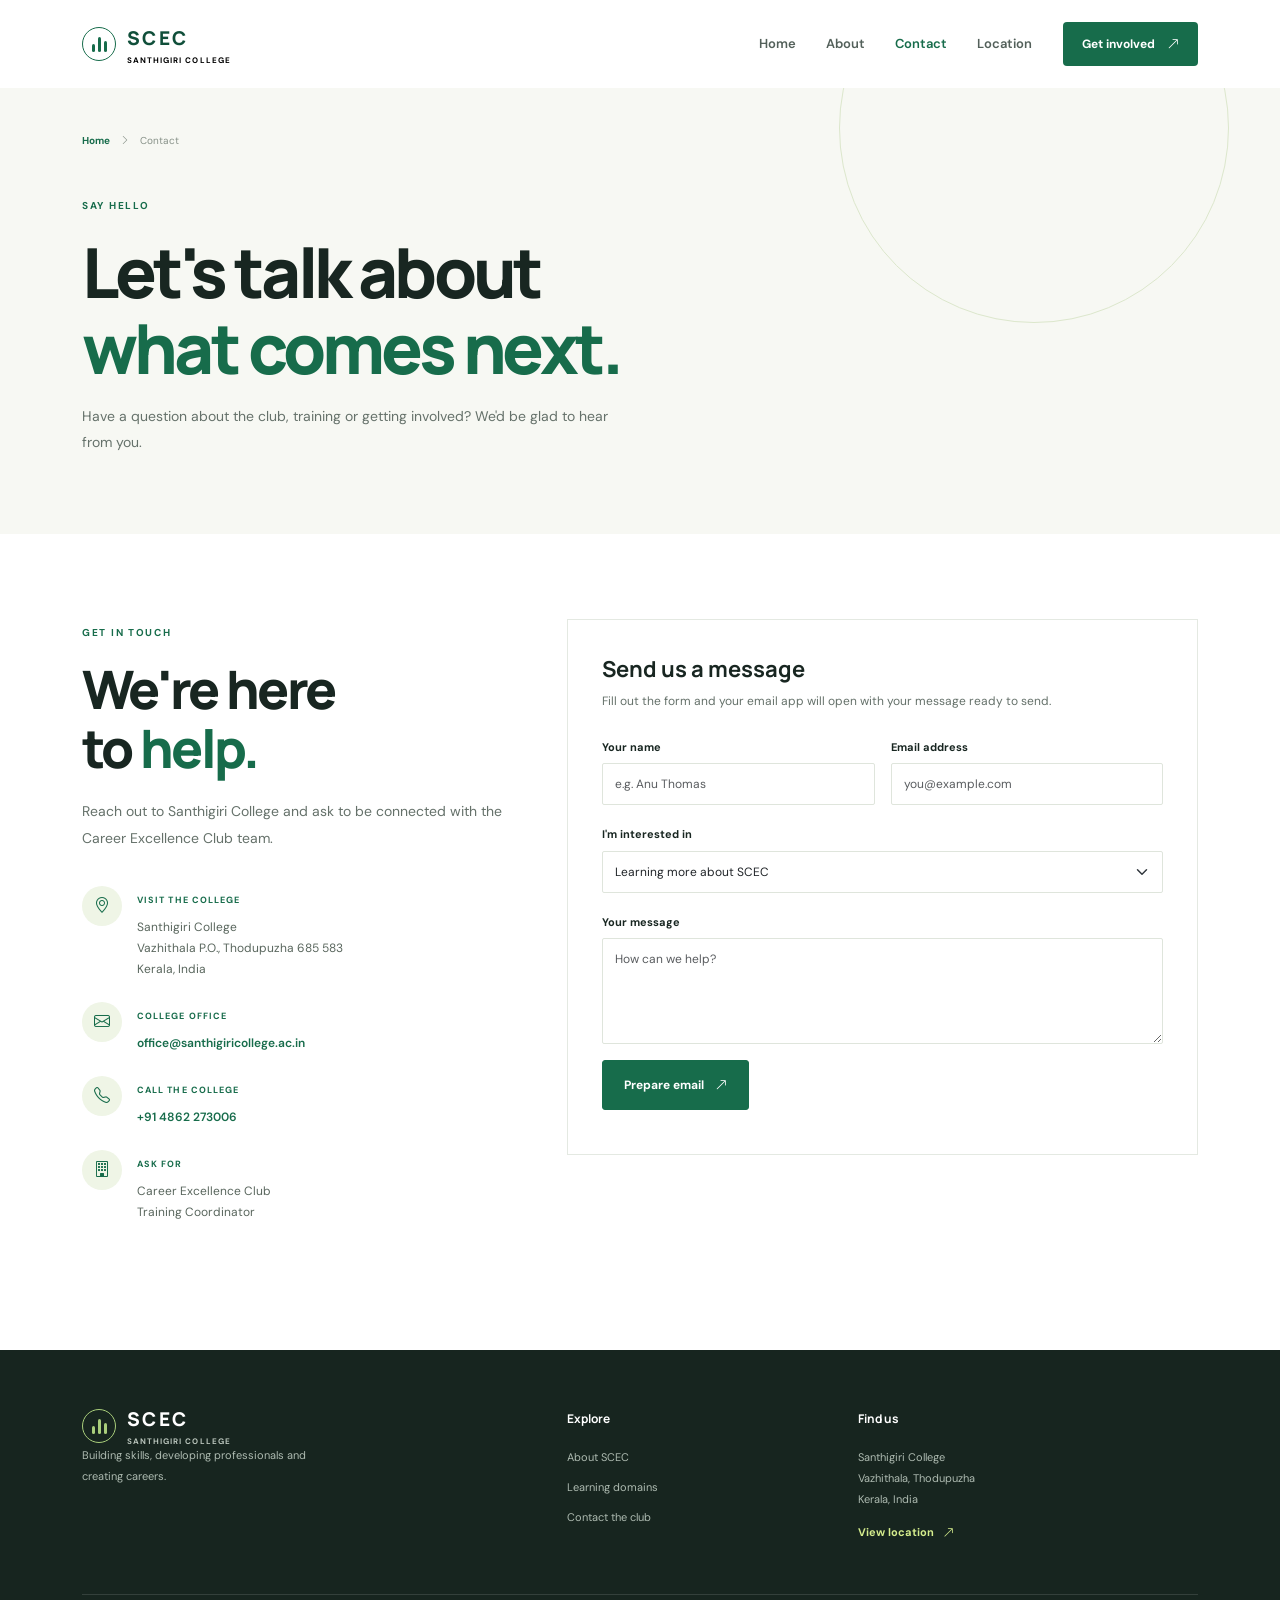
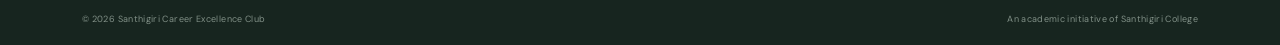
<file: contact.html>
<!doctype html>
<html lang="en"><head><meta charset="utf-8"><meta name="viewport" content="width=device-width, initial-scale=1"><meta name="description" content="Get in touch with the Santhigiri Career Excellence Club."><title>Contact | SCEC</title><link href="https://cdn.jsdelivr.net/npm/bootstrap@5.3.3/dist/css/bootstrap.min.css" rel="stylesheet"><link rel="stylesheet" href="https://cdn.jsdelivr.net/npm/bootstrap-icons@1.11.3/font/bootstrap-icons.min.css"><link rel="preconnect" href="https://fonts.googleapis.com"><link href="https://fonts.googleapis.com/css2?family=DM+Sans:wght@400;500;600;700&family=Manrope:wght@400;500;600;700;800&display=swap" rel="stylesheet"><link rel="stylesheet" href="assets/css/style.css"></head><body><div id="site-header"></div><main><section class="page-hero"><div class="container"><div class="breadcrumb-line"><a href="index.html">Home</a><i class="bi bi-chevron-right"></i><span>Contact</span></div><span class="section-kicker">SAY HELLO</span><h1>Let's talk about<br><span>what comes next.</span></h1><p>Have a question about the club, training or getting involved? We'd be glad to hear from you.</p></div><div class="page-hero-orb"></div></section>
<section class="section-pad contact-section"><div class="container"><div class="row g-5"><div class="col-lg-5"><span class="section-kicker">GET IN TOUCH</span><h2 class="content-title">We're here<br>to <span>help.</span></h2><p class="body-copy">Reach out to Santhigiri College and ask to be connected with the Career Excellence Club team.</p><div class="contact-info"><div class="contact-info-item"><span><i class="bi bi-geo-alt"></i></span><div><small>VISIT THE COLLEGE</small><p>Santhigiri College<br>Vazhithala P.O., Thodupuzha 685 583<br>Kerala, India</p></div></div><div class="contact-info-item"><span><i class="bi bi-envelope"></i></span><div><small>COLLEGE OFFICE</small><p><a href="mailto:office@santhigiricollege.ac.in">office@santhigiricollege.ac.in</a></p></div></div><div class="contact-info-item"><span><i class="bi bi-telephone"></i></span><div><small>CALL THE COLLEGE</small><p><a href="tel:+914862273006">+91 4862 273006</a></p></div></div><div class="contact-info-item"><span><i class="bi bi-building"></i></span><div><small>ASK FOR</small><p>Career Excellence Club<br>Training Coordinator</p></div></div></div></div><div class="col-lg-7"><form class="contact-form" id="contactForm"><h3>Send us a message</h3><p>Fill out the form and your email app will open with your message ready to send.</p><div class="row g-3"><div class="col-md-6"><label for="name" class="form-label">Your name</label><input class="form-control" id="name" name="name" required placeholder="e.g. Anu Thomas"></div><div class="col-md-6"><label for="email" class="form-label">Email address</label><input class="form-control" type="email" id="email" name="email" required placeholder="you@example.com"></div><div class="col-12"><label for="topic" class="form-label">I'm interested in</label><select class="form-select" id="topic" name="topic"><option>Learning more about SCEC</option><option>Training and workshops</option><option>Student participation</option><option>Other enquiry</option></select></div><div class="col-12"><label for="message" class="form-label">Your message</label><textarea class="form-control" id="message" name="message" rows="5" required placeholder="How can we help?"></textarea></div><div class="col-12"><button class="btn btn-primary-custom" type="submit">Prepare email <i class="bi bi-arrow-up-right ms-2"></i></button><div id="form-feedback" class="form-feedback" aria-live="polite"></div></div></div></form></div></div></div></section></main><div id="site-footer"></div><script src="https://cdn.jsdelivr.net/npm/bootstrap@5.3.3/dist/js/bootstrap.bundle.min.js"></script><script src="assets/js/main.js"></script></body></html>
</file>
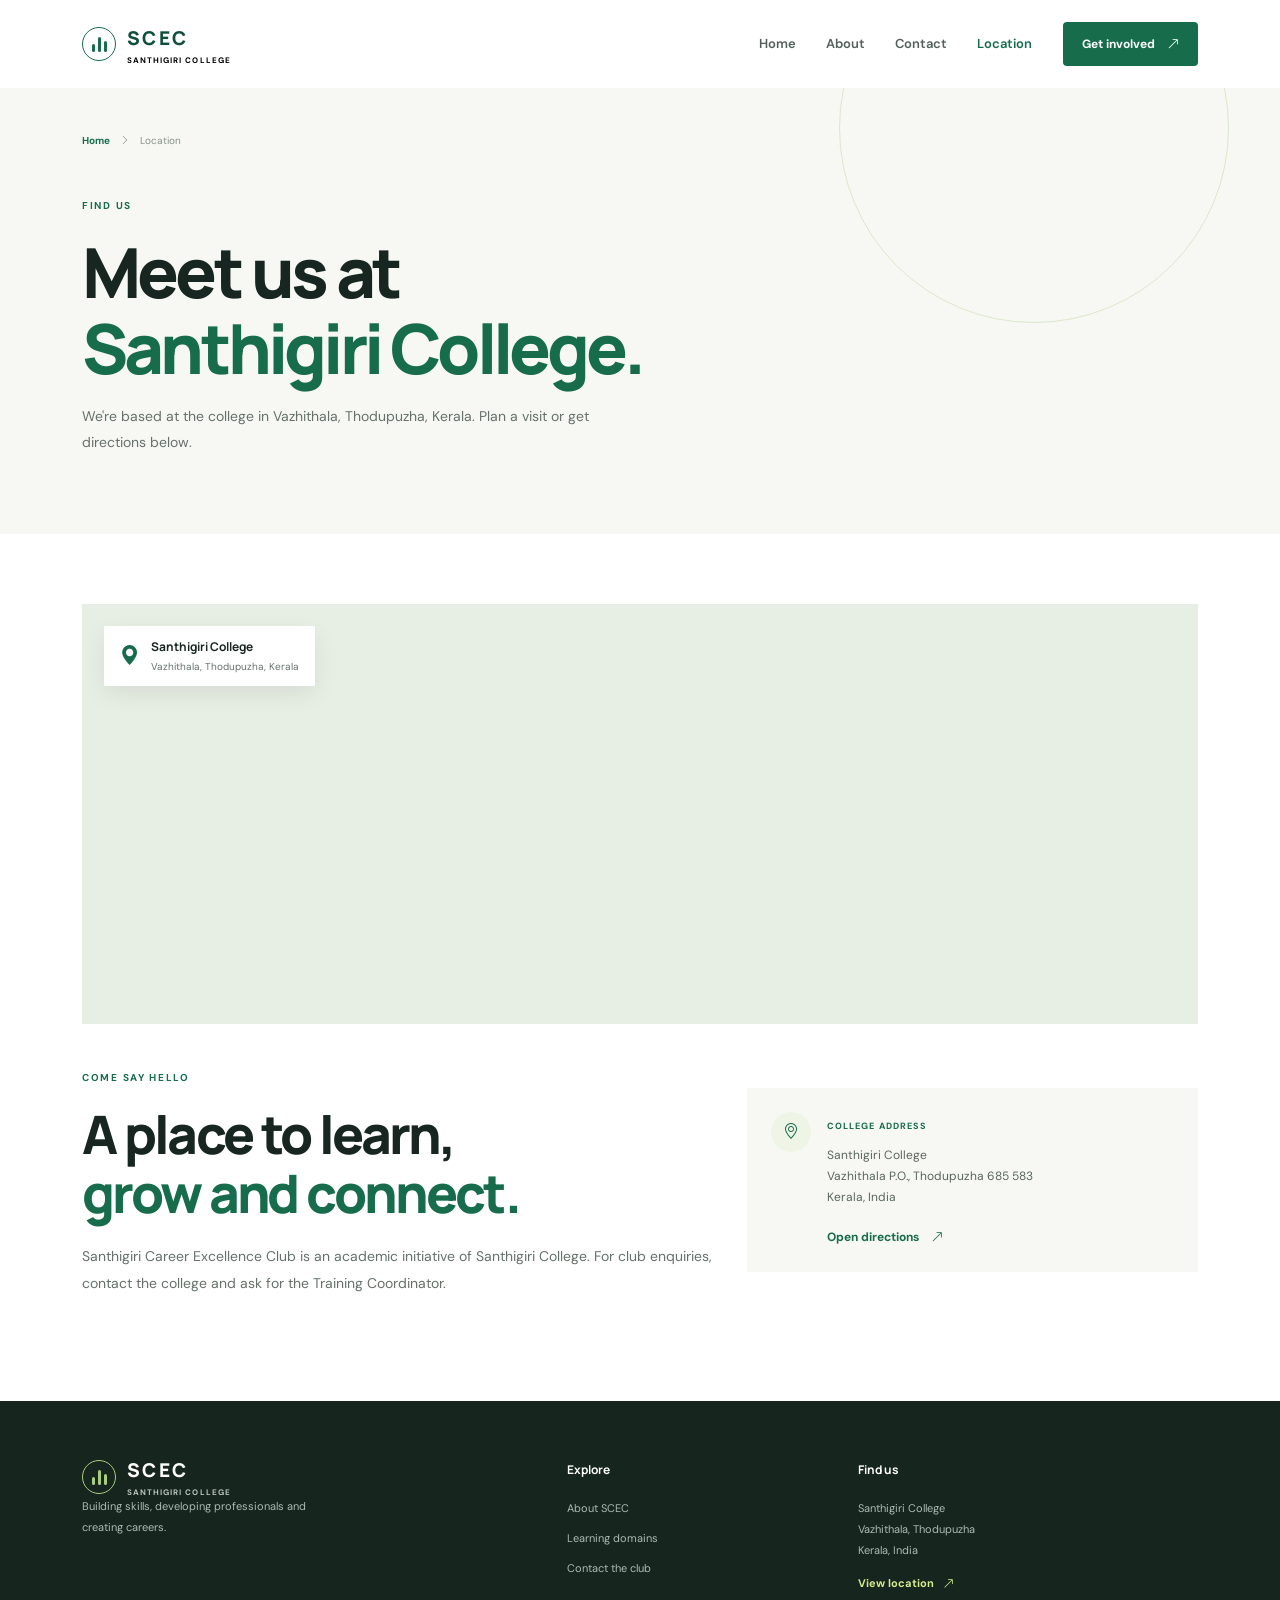
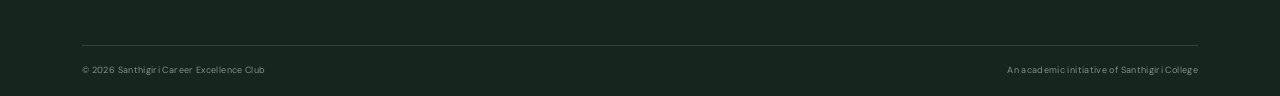
<file: location.html>
<!doctype html>
<html lang="en"><head><meta charset="utf-8"><meta name="viewport" content="width=device-width, initial-scale=1"><meta name="description" content="Find Santhigiri College and plan your visit to the Santhigiri Career Excellence Club."><title>Location | SCEC</title><link href="https://cdn.jsdelivr.net/npm/bootstrap@5.3.3/dist/css/bootstrap.min.css" rel="stylesheet"><link rel="stylesheet" href="https://cdn.jsdelivr.net/npm/bootstrap-icons@1.11.3/font/bootstrap-icons.min.css"><link rel="preconnect" href="https://fonts.googleapis.com"><link href="https://fonts.googleapis.com/css2?family=DM+Sans:wght@400;500;600;700&family=Manrope:wght@400;500;600;700;800&display=swap" rel="stylesheet"><link rel="stylesheet" href="assets/css/style.css"></head><body><div id="site-header"></div><main><section class="page-hero"><div class="container"><div class="breadcrumb-line"><a href="index.html">Home</a><i class="bi bi-chevron-right"></i><span>Location</span></div><span class="section-kicker">FIND US</span><h1>Meet us at<br><span>Santhigiri College.</span></h1><p>We're based at the college in Vazhithala, Thodupuzha, Kerala. Plan a visit or get directions below.</p></div><div class="page-hero-orb"></div></section>
<section class="section-pad location-section"><div class="container"><div class="map-frame"><iframe title="Map showing Santhigiri College in Vazhithala, Kerala" src="https://maps.google.com/maps?q=Santhigiri%20College%20Vazhithala%20Kerala&t=&z=14&ie=UTF8&iwloc=&output=embed" loading="lazy" referrerpolicy="no-referrer-when-downgrade" allowfullscreen></iframe><div class="map-label"><span class="map-pin"><i class="bi bi-geo-alt-fill"></i></span><div><strong>Santhigiri College</strong><small>Vazhithala, Thodupuzha, Kerala</small></div></div></div><div class="row g-4 mt-3 align-items-center"><div class="col-lg-7"><span class="section-kicker">COME SAY HELLO</span><h2 class="content-title">A place to learn,<br><span>grow and connect.</span></h2><p class="body-copy mb-0">Santhigiri Career Excellence Club is an academic initiative of Santhigiri College. For club enquiries, contact the college and ask for the Training Coordinator.</p></div><div class="col-lg-5"><div class="address-card"><span class="address-icon"><i class="bi bi-geo-alt"></i></span><div><small>COLLEGE ADDRESS</small><p>Santhigiri College<br>Vazhithala P.O., Thodupuzha 685 583<br>Kerala, India</p><a class="text-link" href="https://www.google.com/maps/search/?api=1&query=Santhigiri+College+Vazhithala+Kerala" target="_blank" rel="noopener">Open directions <i class="bi bi-arrow-up-right"></i></a></div></div></div></div></div></section></main><div id="site-footer"></div><script src="https://cdn.jsdelivr.net/npm/bootstrap@5.3.3/dist/js/bootstrap.bundle.min.js"></script><script src="assets/js/main.js"></script></body></html>
</file>
<file: assets/css/style.css>
:root{--ink:#182621;--muted:#65716a;--green:#176c4b;--green-dark:#104f3a;--lime:#d5ed8d;--paper:#f7f8f3;--line:#e4e9e2;--serif:'Manrope',sans-serif;--sans:'DM Sans',sans-serif}*{box-sizing:border-box}body{font-family:var(--sans);color:var(--ink);background:#fff}a{color:inherit;text-decoration:none}.site-nav{height:88px;background:#fff;position:relative;z-index:10}.brand-lockup{display:inline-flex;align-items:center;gap:11px}.brand-symbol{height:34px;width:34px;border:1.5px solid var(--green);border-radius:50%;display:flex;align-items:flex-end;justify-content:center;gap:3px;padding:8px}.brand-symbol span{width:3px;background:var(--green);border-radius:4px}.brand-symbol span:nth-child(1){height:8px}.brand-symbol span:nth-child(2){height:15px}.brand-symbol span:nth-child(3){height:11px}.brand-type{display:flex;flex-direction:column;line-height:1}.brand-type strong{font:800 19px var(--serif);letter-spacing:.12em;color:var(--green-dark)}.brand-type small{font-size:8px;letter-spacing:.13em;font-weight:700;margin-top:5px}.nav-link{font-size:13px;font-weight:600;color:#53605a!important;padding:12px 15px!important}.nav-link:hover,.nav-link.active{color:var(--green)!important}.nav-cta{display:inline-flex;align-items:center;gap:12px;background:var(--green);color:#fff;padding:13px 19px;border-radius:4px;font-size:12px;font-weight:700}.nav-cta:hover,.btn-primary-custom:hover{background:var(--green-dark);color:#fff}.hero{position:relative;overflow:hidden;background:var(--paper);min-height:620px}.hero-content{position:relative;z-index:1}.min-vh-75{min-height:620px}.eyebrow,.section-kicker{font-size:10px;letter-spacing:.17em;font-weight:700;color:var(--green);display:inline-flex;align-items:center;gap:10px}.eyebrow-dot{width:7px;height:7px;border-radius:50%;background:#9dbd55}.display-title{font:800 clamp(48px,6.2vw,79px)/1.06 var(--serif);letter-spacing:-.06em;margin-bottom:0}.display-title span,.section-heading h2 span,.feature-text h2 span,.content-title span,.page-hero h1 span{color:var(--green)}.hero-copy{max-width:440px;font-size:16px;line-height:1.8;color:#606c65}.btn-primary-custom,.btn-outline-custom,.btn-light-custom{font-weight:700;font-size:12px;padding:15px 21px;border-radius:3px}.btn-primary-custom{background:var(--green);color:#fff;border:1px solid var(--green)}.btn-outline-custom{border:1px solid #ccd5cb;color:var(--ink)}.btn-outline-custom:hover{border-color:var(--green);color:var(--green)}.hero-note{display:flex;align-items:center;gap:12px;font-size:9px;font-weight:700;letter-spacing:.13em;color:#778179}.note-line{height:1px;width:32px;background:#9dbd55}.hero-visual{height:470px;position:relative;margin-left:28px}.hero-image{width:100%;height:100%;object-fit:cover;border-radius:2px}.hero-image-shade{position:absolute;inset:0;background:linear-gradient(0deg,rgba(15,39,29,.46),transparent 50%)}.visual-caption{position:absolute;left:25px;bottom:25px;display:flex;gap:14px;align-items:center;color:white}.caption-mark{height:42px;width:42px;background:var(--lime);color:var(--green-dark);display:grid;place-items:center;font-size:19px}.visual-caption strong,.visual-caption small{display:block}.visual-caption strong{font:700 14px var(--serif)}.visual-caption small{font-size:10px;opacity:.85;margin-top:4px}.image-index{position:absolute;right:-16px;top:25px;writing-mode:vertical-rl;color:#fff;font-size:9px;letter-spacing:.12em}.image-index span{height:34px;width:1px;background:#ffffff88;display:inline-block;margin:8px 0 8px 4px}.hero-orb{height:240px;width:240px;border:1px solid #dce7cc;border-radius:50%;position:absolute;top:-128px;right:-40px}.stats-strip{border-bottom:1px solid var(--line)}.stats-strip .container{padding-top:28px;padding-bottom:28px}.stat{display:flex;align-items:center;gap:15px}.stat>span{font:700 22px var(--serif);color:var(--green)}.stat strong,.stat small{display:block}.stat strong{font:700 11px var(--serif)}.stat small{font-size:10px;color:#78827a;margin-top:4px}.section-pad{padding:105px 0}.section-heading h2,.feature-text h2,.content-title{font:800 clamp(35px,4.4vw,53px)/1.12 var(--serif);letter-spacing:-.05em;margin:17px 0 0}.section-heading>div:last-child p{font-size:14px;line-height:1.85;color:var(--muted);max-width:440px;margin-bottom:4px}.domain-card{height:100%;min-height:232px;border:1px solid var(--line);padding:24px;position:relative;transition:.2s ease}.domain-card:hover{border-color:#b7cda9;transform:translateY(-3px);box-shadow:0 14px 34px #24452a0d}.domain-top{display:flex;justify-content:space-between;align-items:center}.domain-icon{height:42px;width:42px;background:#eff5e6;color:var(--green);display:grid;place-items:center;border-radius:50%;font-size:19px;flex:0 0 auto}.domain-number{font-size:10px;letter-spacing:.1em;color:#9aa39b}.domain-card h3,.domain-row h3{font:700 16px var(--serif);margin:23px 0 8px}.domain-card p,.domain-row p{font-size:12px;line-height:1.7;color:var(--muted);margin:0;max-width:300px}.domain-card>a{position:absolute;right:24px;bottom:22px;color:var(--green);font-size:15px}.feature-section{background:#f3f6f0;padding:90px 0}.feature-photo-wrap{height:420px;position:relative;padding:0 26px 25px 0}.feature-photo-wrap:before{content:'';position:absolute;inset:25px 0 0 25px;border:1px solid #b8cba9}.feature-photo{width:100%;height:100%;object-fit:cover;position:relative}.feature-tag{position:absolute;right:0;bottom:0;background:var(--lime);height:86px;width:120px;display:flex;align-items:center;justify-content:center;gap:8px;color:var(--green-dark);font-size:10px;font-weight:700;line-height:1.45;letter-spacing:.06em}.feature-tag i{font-size:24px}.feature-text{padding-left:7%}.feature-text p,.body-copy{font-size:14px;line-height:1.9;color:var(--muted);margin-top:20px}.check-list{padding:0;list-style:none;margin:22px 0 26px}.check-list li{font-size:12px;color:#46534b;margin:13px 0}.check-list i{color:var(--green);margin-right:8px;font-size:16px;vertical-align:middle}.text-link{display:inline-flex;align-items:center;gap:12px;font-size:12px;font-weight:700;color:var(--green)}.text-link:hover{color:var(--green-dark)}.cta-section{padding:5px 0 95px}.cta-box{position:relative;overflow:hidden;background:var(--green-dark);min-height:235px;padding:48px 7%;display:flex;justify-content:space-between;align-items:center;color:white}.cta-box .section-kicker{color:var(--lime)}.cta-box h2{font:800 clamp(32px,4vw,47px)/1.1 var(--serif);letter-spacing:-.04em;margin:15px 0 0;position:relative;z-index:1}.btn-light-custom{background:var(--lime);color:var(--green-dark);position:relative;z-index:1}.btn-light-custom:hover{background:#e4f4b9;color:var(--green-dark)}.cta-decoration{position:absolute;right:15%;bottom:-70px;font:800 210px var(--serif);color:#ffffff0a;letter-spacing:-.1em}.site-footer{background:#17251f;color:#fff;padding:56px 0 0}.footer-brand .brand-type strong{color:white}.footer-brand .brand-type small{color:#bac5bc}.footer-brand .brand-symbol{border-color:#a9ce7b}.footer-brand .brand-symbol span{background:#a9ce7b}.footer-intro{font-size:12px;color:#aebbb1;margin-top:21px;max-width:260px;line-height:1.8}.footer-main h3{font:700 12px var(--serif);margin:4px 0 20px}.footer-main>div>a:not(.brand-lockup),.footer-main>div>p{display:block;color:#aebbb1;font-size:11px;line-height:1.9;margin:0 0 9px}.footer-main>div>a:not(.brand-lockup):hover,.footer-map-link{color:var(--lime)!important}.footer-map-link{display:inline-flex!important;gap:9px;align-items:center;font-weight:700}.footer-bottom{border-top:1px solid #ffffff20;margin-top:42px;padding:18px 0;display:flex;justify-content:space-between;color:#819087;font-size:9px;letter-spacing:.04em}.page-hero{background:var(--paper);padding:45px 0 78px;position:relative;overflow:hidden}.page-hero .container{position:relative;z-index:1}.breadcrumb-line{display:flex;align-items:center;gap:10px;font-size:10px;color:#879188;margin:0 0 44px}.breadcrumb-line a{color:var(--green);font-weight:700}.page-hero h1{font:800 clamp(43px,6vw,69px)/1.1 var(--serif);letter-spacing:-.055em;margin:18px 0}.page-hero p{max-width:540px;font-size:14px;line-height:1.85;color:var(--muted);margin:0}.page-hero-orb{position:absolute;right:4%;top:-155px;width:390px;height:390px;border:1px solid #dce7cc;border-radius:50%}.about-image{height:385px;position:relative}.about-image img{width:100%;height:100%;object-fit:cover}.about-image-note{position:absolute;bottom:-1px;left:-1px;background:var(--lime);padding:20px 25px;display:flex;align-items:center;gap:12px;color:var(--green-dark);font-size:9px;line-height:1.6;letter-spacing:.08em}.about-image-note i{font-size:25px}.about-image-note strong{font-size:11px}.vision-section{background:var(--paper);padding:80px 0}.vision-card{height:100%;padding:34px;background:#fff;min-height:290px}.vision-card-dark{background:var(--green-dark);color:white}.vision-icon{display:grid;place-items:center;width:42px;height:42px;border-radius:50%;background:#eff5e6;color:var(--green);font-size:19px;margin-bottom:25px}.vision-card-dark .vision-icon{background:#ffffff18;color:var(--lime)}.vision-card h2{font:700 24px/1.3 var(--serif);margin:14px 0}.vision-card p{color:var(--muted);font-size:12px;line-height:1.8;max-width:430px}.vision-card-dark p{color:#c5d0c8}.domain-row{height:100%;min-height:130px;border:1px solid var(--line);padding:20px;display:flex;align-items:flex-start;gap:16px}.domain-row .domain-icon{margin-top:2px}.domain-row h3{margin:0 0 7px}.domain-row b{margin-left:auto;color:#a4aea3;font-size:10px;font-weight:500}.activities-section{background:#f3f6f0;padding:90px 0}.activity-list>div{display:flex;gap:24px;border-bottom:1px solid #dce4d9;padding:17px 0}.activity-list>div:first-child{padding-top:0}.activity-list>div>span{font-size:10px;color:var(--green);font-weight:700;padding-top:4px}.activity-list h3{font:700 15px var(--serif);margin:0 0 7px}.activity-list p{font-size:12px;color:var(--muted);line-height:1.7;margin:0}.contact-section{padding-top:85px}.contact-info{margin-top:35px}.contact-info-item{display:flex;align-items:flex-start;gap:15px;margin:22px 0}.contact-info-item>span,.address-icon{height:40px;width:40px;border-radius:50%;background:#eff5e6;color:var(--green);display:grid;place-items:center;flex:0 0 auto}.contact-info-item small,.address-card small{font-size:9px;color:var(--green);font-weight:700;letter-spacing:.12em}.contact-info-item p,.address-card p{font-size:12px;line-height:1.75;color:#59665d;margin:7px 0 0}.contact-info-item a{color:var(--green);font-weight:600}.contact-form{border:1px solid var(--line);padding:34px}.contact-form h3{font:700 22px var(--serif);margin-bottom:8px}.contact-form>p{font-size:12px;color:var(--muted);margin-bottom:24px}.form-label{font-size:11px;font-weight:700}.form-control,.form-select{border-color:#dfe5dc;border-radius:2px;padding:12px;font:12px var(--sans)}.form-control:focus,.form-select:focus{border-color:#81aa74;box-shadow:0 0 0 .2rem #176c4b15}.form-feedback{font-size:11px;color:var(--green);margin-top:10px}.location-section{padding-top:70px}.map-frame{position:relative;height:420px;background:#e7eee4}.map-frame iframe{height:100%;width:100%;border:0;filter:saturate(.72)}.map-label{position:absolute;left:22px;top:22px;background:#fff;padding:12px 16px;display:flex;gap:11px;align-items:center;box-shadow:0 8px 25px #00000013}.map-pin{color:var(--green);font-size:20px}.map-label strong,.map-label small{display:block}.map-label strong{font:700 12px var(--serif)}.map-label small{font-size:10px;color:var(--muted);margin-top:4px}.address-card{display:flex;gap:16px;padding:24px;background:var(--paper)}.address-card p{margin:9px 0 16px}@media(max-width:991px){.site-nav{height:auto;min-height:76px}.navbar-collapse{padding:12px 0 20px}.nav-link{padding-left:0!important}.nav-cta{margin-top:8px}.min-vh-75{min-height:unset;padding-top:65px;padding-bottom:70px}.hero-visual{margin:0;height:390px}.feature-text{padding-left:12px}.section-pad{padding:78px 0}}@media(max-width:575px){.display-title{font-size:50px}.hero-visual{height:330px}.hero{min-height:0}.stats-strip .container{padding-top:20px;padding-bottom:20px}.stat{gap:9px}.stat>span{font-size:18px}.stat strong{font-size:10px}.stat small{font-size:9px}.feature-photo-wrap{height:320px}.cta-box{padding:35px 25px;align-items:flex-start;gap:25px;flex-direction:column}.footer-bottom{gap:10px;flex-direction:column}.page-hero{padding-bottom:58px}.breadcrumb-line{margin-bottom:32px}.contact-form{padding:23px}.map-frame{height:340px}.about-image{height:300px}}
</file>
